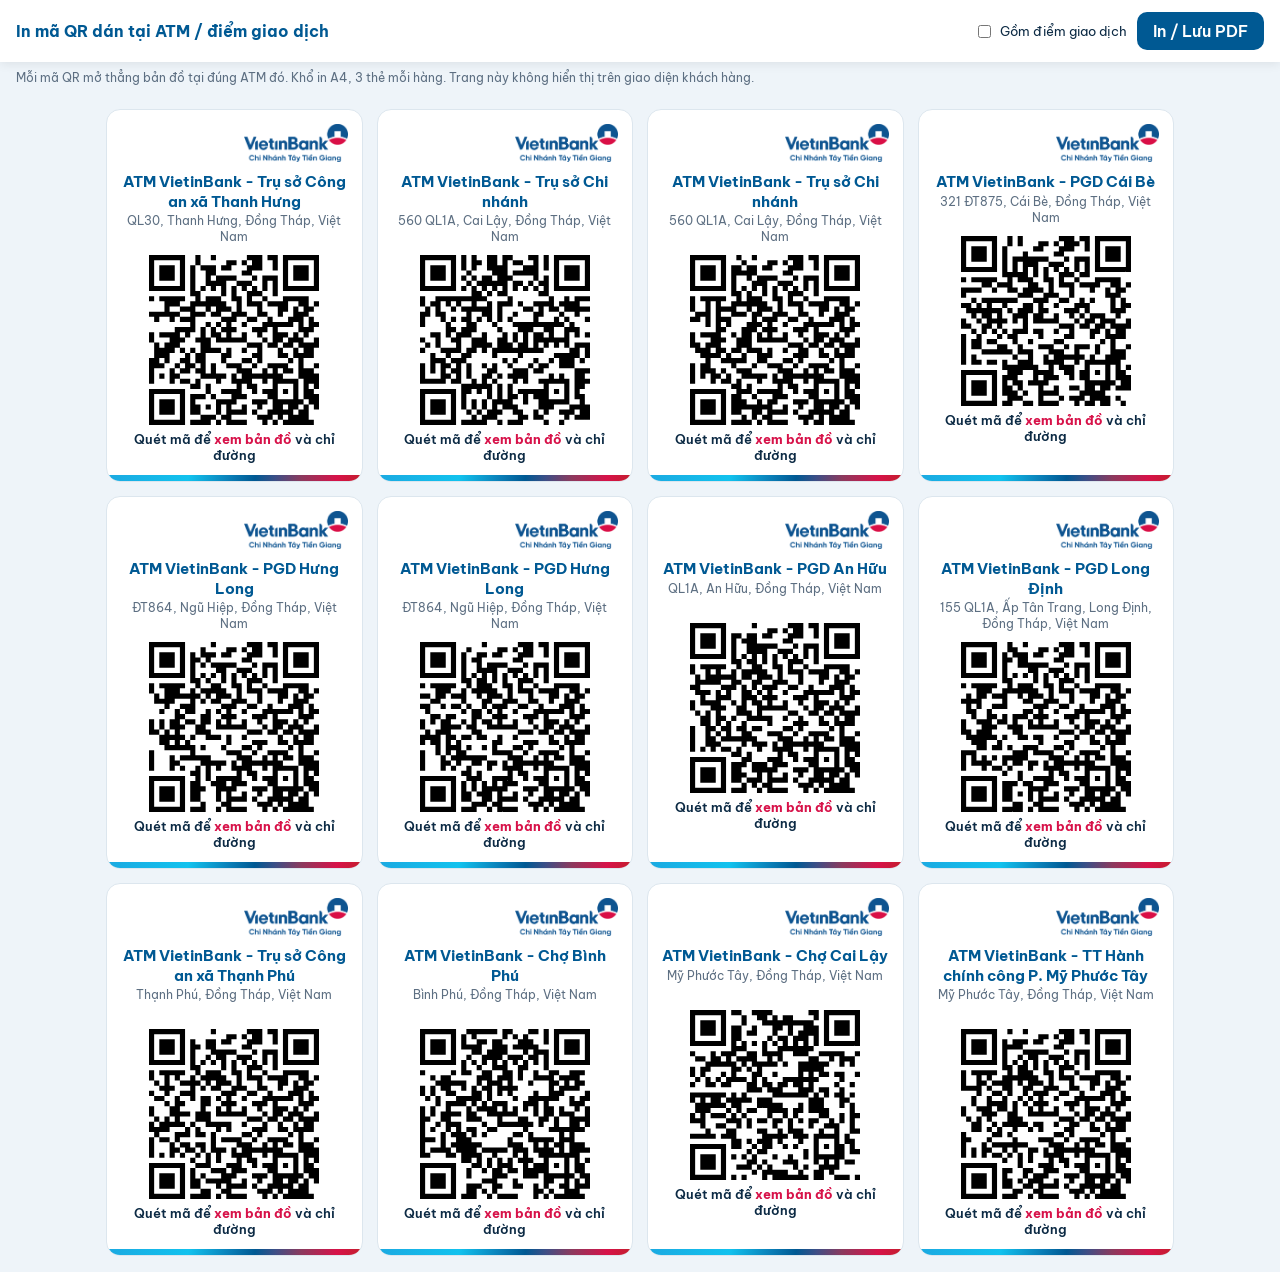
<file: qr.html>
<!doctype html>
<html lang="vi">
<head>
<meta charset="utf-8">
<meta name="viewport" content="width=device-width, initial-scale=1">
<meta name="robots" content="noindex">
<title>In mã QR ATM – VietinBank Tây Tiền Giang</title>
<link rel="icon" href="icons/favicon.png">
<link href="https://fonts.googleapis.com/css2?family=Be+Vietnam+Pro:wght@400;600;700&display=swap" rel="stylesheet">
<style>
  :root{--blue:#005993;--red:#D71249;--muted:#5D6F82;--hoa-no:linear-gradient(100deg,#1BA9E1 0%,#12C2EE 32%,#0A7FB8 48%,#005993 58%,#3D4E86 66%,#8B3A5E 76%,#D71249 90%,#C21F2C 100%)}
  *{box-sizing:border-box}
  body{margin:0;font-family:"SVN-Gilroy","Be Vietnam Pro",system-ui,sans-serif;color:#0C2A44;background:#EEF4F9}
  .bar{position:sticky;top:0;background:#fff;padding:12px 16px;display:flex;gap:10px;align-items:center;flex-wrap:wrap;box-shadow:0 2px 10px rgba(0,0,0,.08);z-index:2}
  .bar h1{font-size:16px;margin:0 auto 0 0;color:var(--blue)}
  .bar label{font-size:13px;display:flex;gap:6px;align-items:center}
  .bar button{font:inherit;font-weight:600;background:var(--blue);color:#fff;border:0;border-radius:10px;padding:9px 16px;cursor:pointer}
  .hint{font-size:12px;color:var(--muted);padding:8px 16px}
  .grid{display:grid;grid-template-columns:repeat(auto-fill,minmax(250px,1fr));gap:14px;padding:16px;max-width:1100px;margin:0 auto}
  .card{background:#fff;border-radius:14px;overflow:hidden;text-align:center;border:1px solid #DCE6EE;break-inside:avoid;page-break-inside:avoid;display:flex;flex-direction:column}
  .card .top{padding:14px 14px 0;display:flex;justify-content:flex-end}
  .card .top img{height:38px}
  .card .ttl{font-weight:700;color:var(--blue);font-size:15px;padding:10px 14px 2px;line-height:1.3}
  .card .addr{font-size:11.5px;color:var(--muted);padding:0 14px;line-height:1.4;min-height:32px}
  .card .qr{padding:10px 0 4px}
  .card .qr svg{width:170px;height:170px;display:block;margin:0 auto}
  .card .cta{font-size:12.5px;font-weight:600;padding:2px 14px 12px}
  .card .cta b{color:var(--red)}
  .card .strip{height:6px;background:var(--hoa-no);margin-top:auto}
  .empty{text-align:center;color:var(--muted);padding:40px}
  @media print{
    @page{size:A4;margin:10mm}
    body{background:#fff}
    .bar,.hint{display:none}
    .grid{grid-template-columns:repeat(3,1fr);padding:0;gap:8mm}
    *{-webkit-print-color-adjust:exact;print-color-adjust:exact}
  }
</style>
</head>
<body>
<div class="bar">
  <h1>In mã QR dán tại ATM / điểm giao dịch</h1>
  <label><input type="checkbox" id="incPgd"> Gồm điểm giao dịch</label>
  <button onclick="print()">In / Lưu PDF</button>
</div>
<div class="hint">Mỗi mã QR mở thẳng bản đồ tại đúng ATM đó. Khổ in A4, 3 thẻ mỗi hàng. Trang này không hiển thị trên giao diện khách hàng.</div>
<div class="grid" id="grid"><div class="empty">Đang tải dữ liệu…</div></div>

<script src="config.js"></script>
<script src="vendor/qrcode.js"></script>
<script src="lib.js"></script>
<script>
(async () => {
  const CFG = window.APP_CONFIG || {};
  const esc = s => String(s ?? '').replace(/[&<>"']/g, c => ({'&':'&amp;','<':'&lt;','>':'&gt;','"':'&quot;',"'":'&#39;'}[c]));
  const base = location.origin + location.pathname.replace(/qr\.html$/, '');
  const [a, p] = await Promise.all([VTB.loadKind('atm'), VTB.loadKind('pgd')]);
  const inc = document.getElementById('incPgd');
  function render(){
    const items = a.items.concat(inc.checked ? p.items : []);
    document.getElementById('grid').innerHTML = items.length ? items.map(it => {
      const url = `${base}?${it.kind}=${encodeURIComponent(it.id)}`;
      const q = qrcode(0, 'M'); q.addData(unescape(encodeURIComponent(url))); q.make();
      return `<div class="card">
        <div class="top"><img src="${esc(CFG.LOGO || 'assets/logo.png')}" alt="VietinBank Tây Tiền Giang"></div>
        <div class="ttl">${esc(it.name)}</div>
        <div class="addr">${esc(it.address)}</div>
        <div class="qr">${q.createSvgTag({ cellSize: 4, margin: 0, scalable: true })}</div>
        <div class="cta">Quét mã để <b>xem bản đồ</b> và chỉ đường</div>
        <div class="strip"></div>
      </div>`;
    }).join('') : '<div class="empty">Chưa có dữ liệu.</div>';
  }
  inc.onchange = render; render();
})();
</script>
</body>
</html>
</file>
